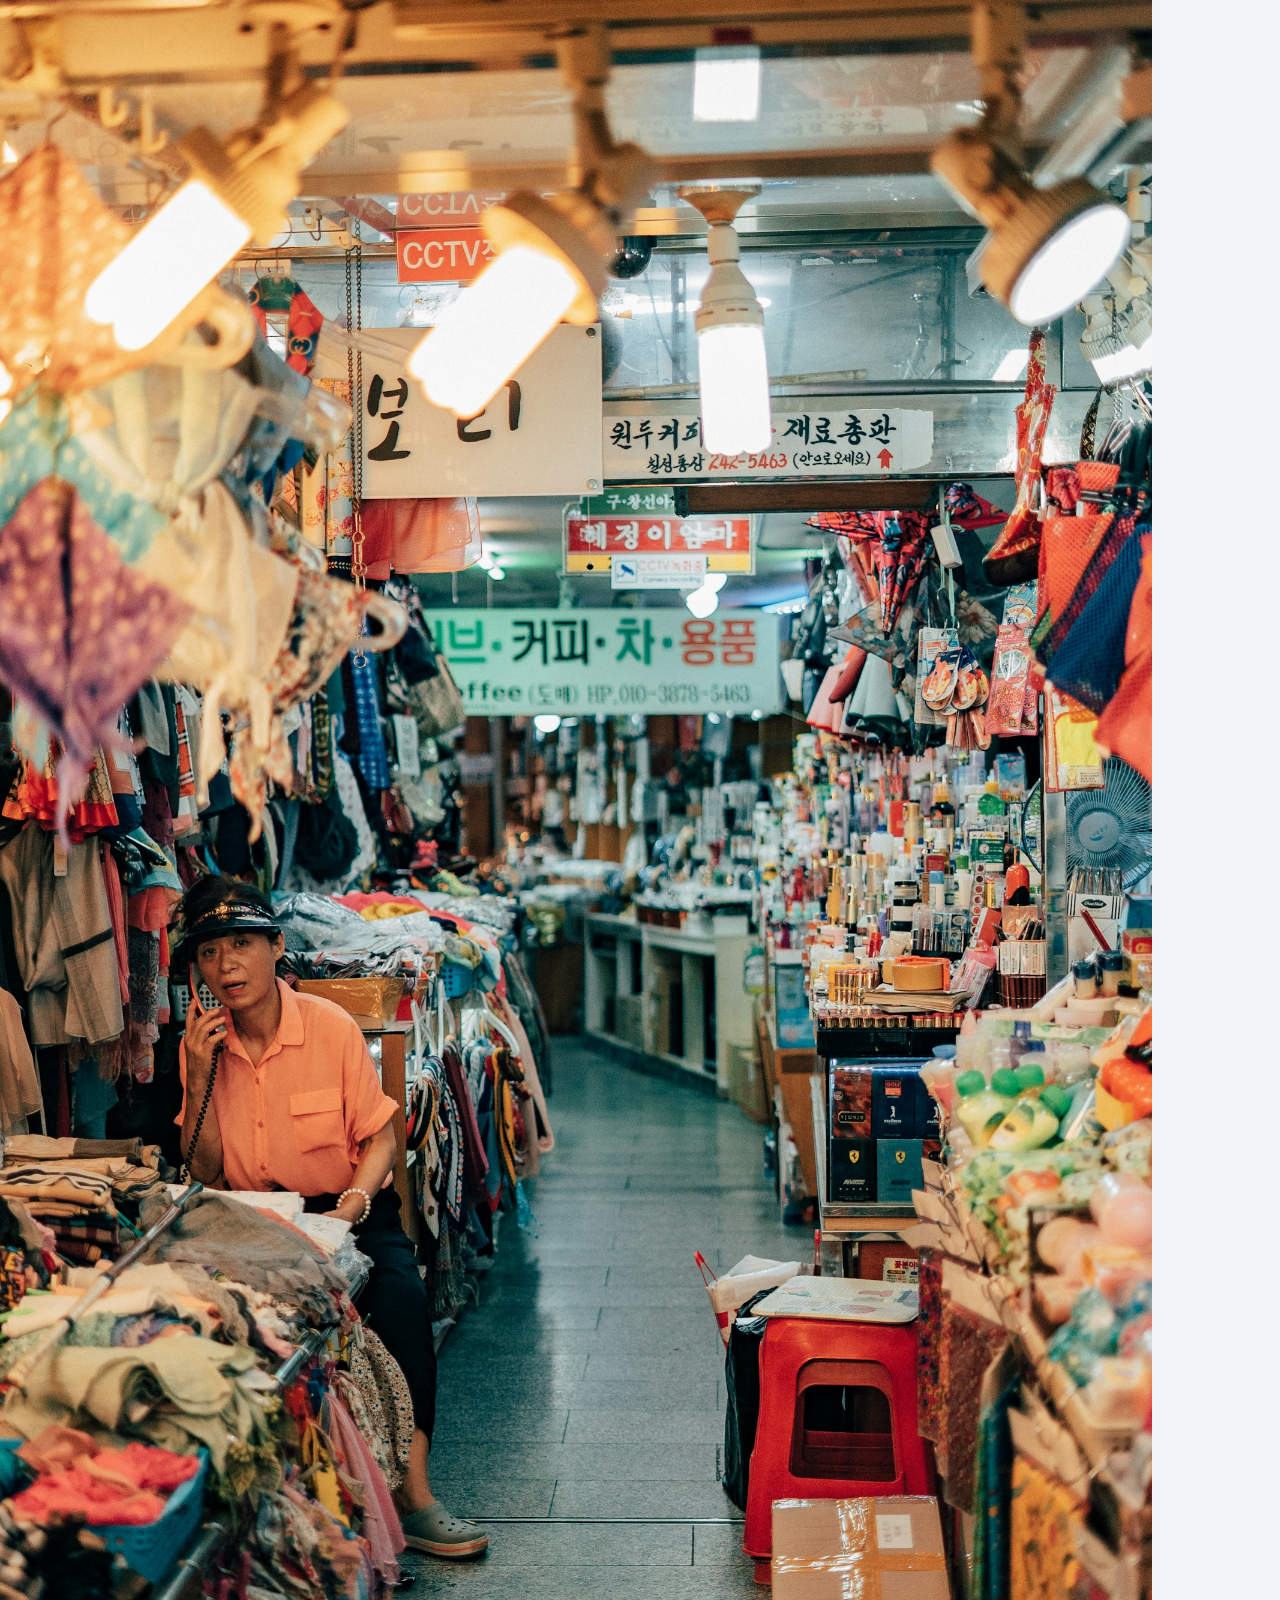
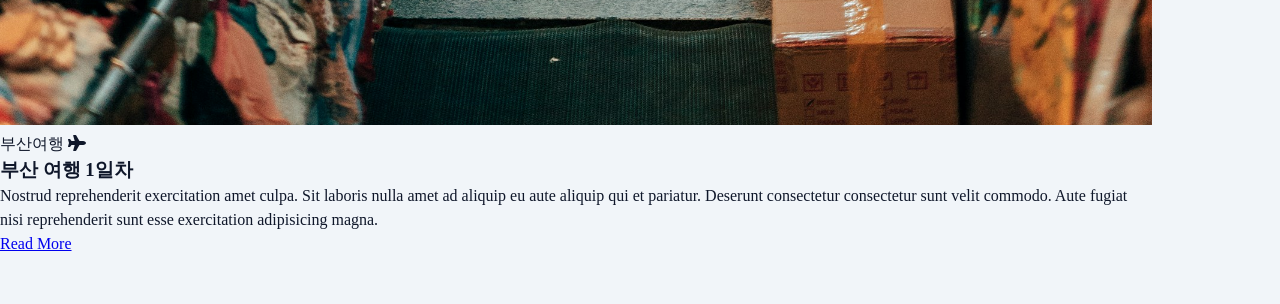
<file: 01_card/index.html>
<!DOCTYPE html>
<html lang="en">

<head>
    <meta charset="UTF-8">
    <meta name="viewport" content="width=device-width, initial-scale=1.0">
    <!-- font awesome 로드 -->
    <link rel="stylesheet" href="https://cdnjs.cloudflare.com/ajax/libs/font-awesome/6.5.2/css/all.min.css"
        integrity="sha512-SnH5WK+bZxgPHs44uWIX+LLJAJ9/2PkPKZ5QiAj6Ta86w+fsb2TkcmfRyVX3pBnMFcV7oQPJkl9QevSCWr3W6A=="
        crossorigin="anonymous" referrerpolicy="no-referrer">
    <!-- css 파일 로드 -->
    <link rel="stylesheet" href="./statics/css/sytle.css">
    <title>Card Blog</title>
</head>

<body>
    <div class="card-blog">
        <!-- 이미지 -->
        <img src="./statics/img/busan01.jpg" alt="부산 시장 사진" class="card-blog-img">
        <!-- 본문 -->
        <div class="card-blog-content">
            <p>부산여행 <i class="fa-solid fa-plane"></i></p>
            <h3>부산 여행 1일차</h3>
            <p>Nostrud reprehenderit exercitation amet culpa. Sit laboris nulla amet ad aliquip eu aute aliquip qui et
                pariatur. Deserunt consectetur consectetur sunt velit commodo. Aute fugiat nisi reprehenderit sunt esse
                exercitation adipisicing magna.</p>
            <a href="#">Read More</a>
        </div>
    </div>
    <br>
    <br>
</body>

</html>
</file>
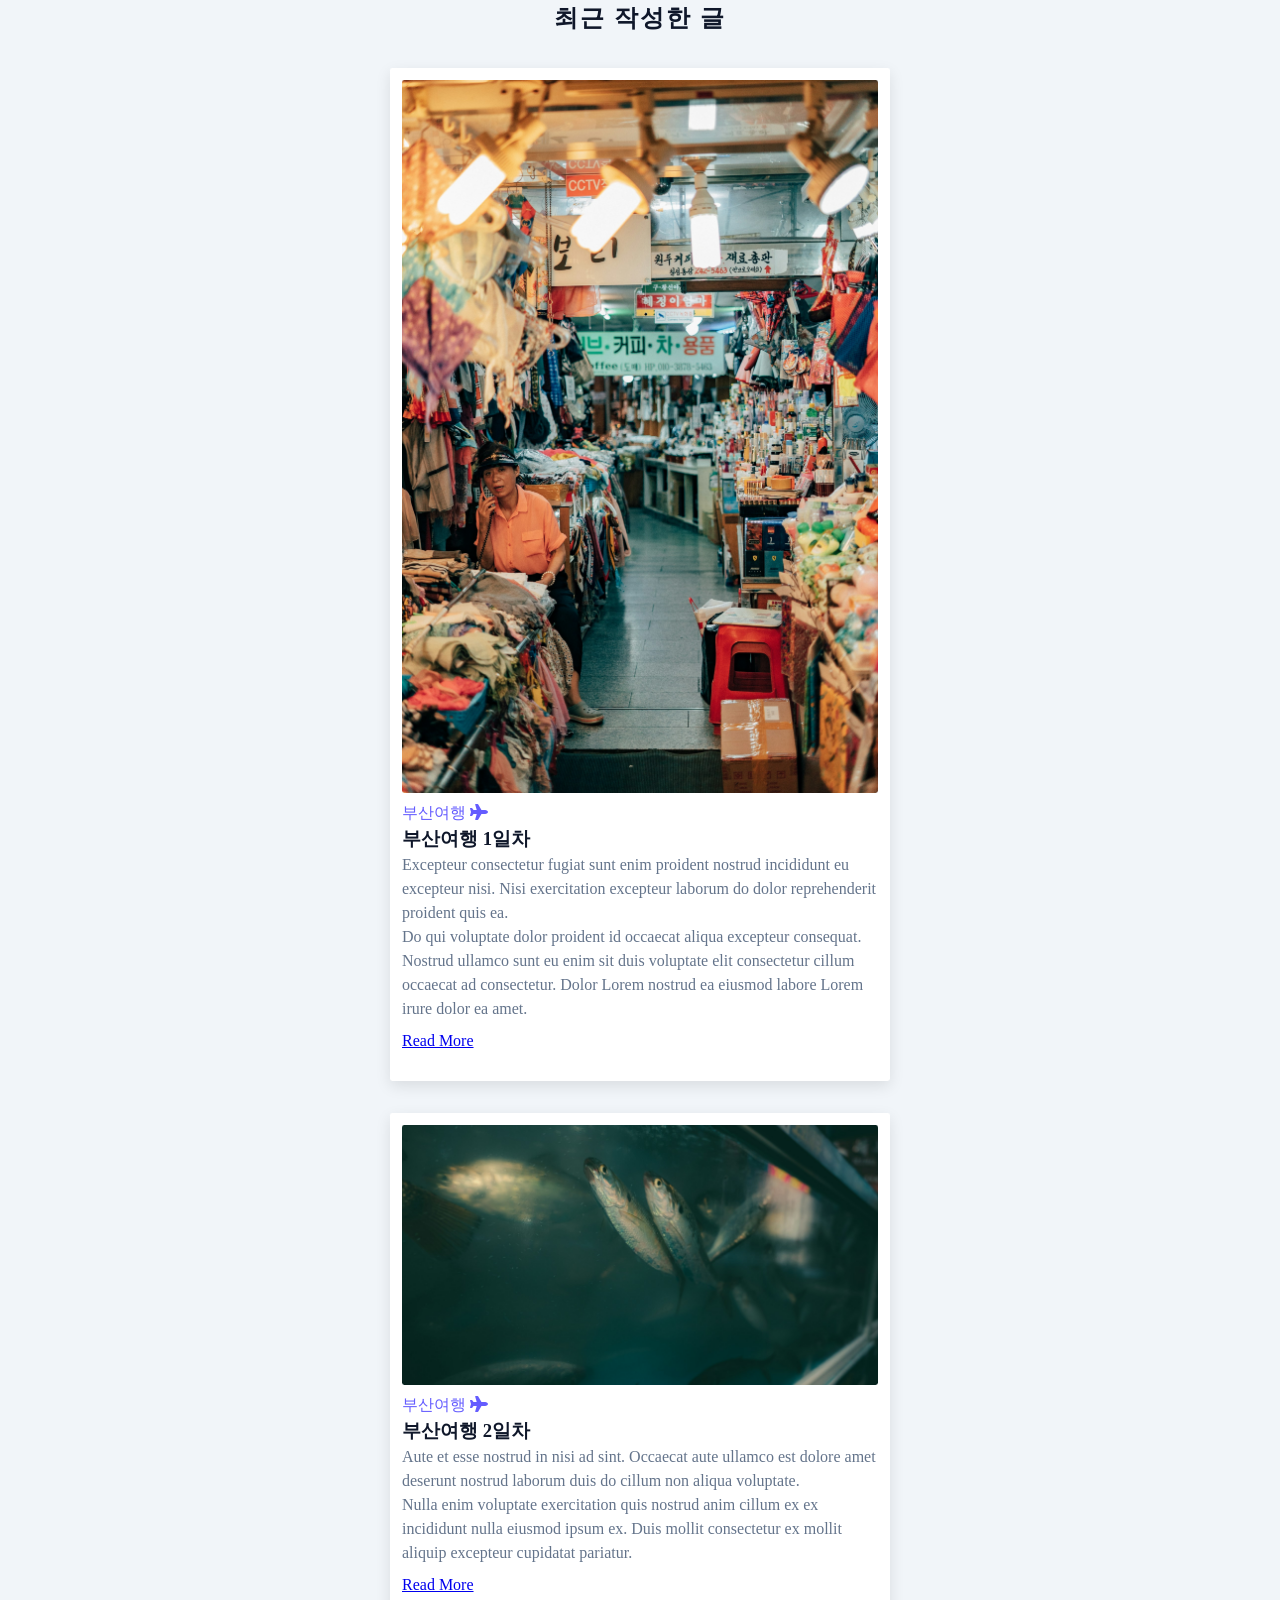
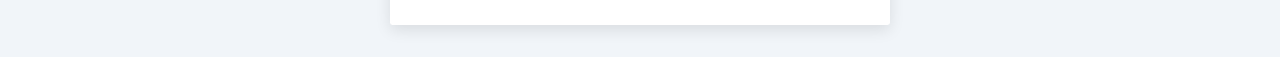
<file: 01_card_prac/index.html>
<!DOCTYPE html>
<html lang="en">

<head>
    <meta charset="UTF-8">
    <meta name="viewport" content="width=device-width, initial-scale=1.0">

    <link rel="stylesheet" href="https://cdnjs.cloudflare.com/ajax/libs/font-awesome/6.5.2/css/all.min.css"
        integrity="sha512-SnH5WK+bZxgPHs44uWIX+LLJAJ9/2PkPKZ5QiAj6Ta86w+fsb2TkcmfRyVX3pBnMFcV7oQPJkl9QevSCWr3W6A=="
        crossorigin="anonymous" referrerpolicy="no-referrer">

    <link rel="stylesheet" href="./statics/css/style.css">
    <title>Card Blog</title>
</head>

<body>
    <section class="blogs">
        <div class="section-title">
            <h2>최근 작성한 글</h2>
        </div>
        <div class="section-content">
            <article class="blog">
                <img class="blog-img" src="./statics/img/busan01.jpg" alt="부산 여행 1일차">
                <div class="blog-content">
                    <span>부산여행 <i class="fa fa-plane"></i></span>
                    <h3>부산여행 1일차</h3>
                    <p>Excepteur consectetur fugiat sunt enim proident nostrud incididunt eu excepteur nisi. Nisi
                        exercitation excepteur laborum do dolor reprehenderit proident quis ea. <br>Do qui voluptate dolor
                        proident id occaecat aliqua excepteur consequat. <br>Nostrud ullamco sunt eu enim sit duis voluptate
                        elit consectetur cillum occaecat ad consectetur. Dolor Lorem nostrud ea eiusmod labore Lorem
                        irure dolor ea amet.
                    </p>
                    <a href="#">read more</a>

                </div>
            </article>
        </div>
        <div class="section-content">
            <article class="blog">
                <img class="blog-img" src="./statics/img/busan02.jpg" alt="부산 여행 1일차">
                <div class="blog-content">
                    <span>부산여행 <i class="fa fa-plane"></i></span>
                    <h3>부산여행 2일차</h3>
                    <p>Aute et esse nostrud in nisi ad sint. Occaecat aute ullamco est dolore amet deserunt nostrud
                        laborum duis do cillum non aliqua voluptate. <br>Nulla enim voluptate exercitation quis nostrud anim
                        cillum ex ex incididunt nulla eiusmod ipsum ex. Duis mollit consectetur ex mollit aliquip
                        excepteur cupidatat pariatur.
                    </p>
                    <a href="#">read more</a>

                </div>
            </article>
        </div>
    </section>
</body>

</html>
</file>
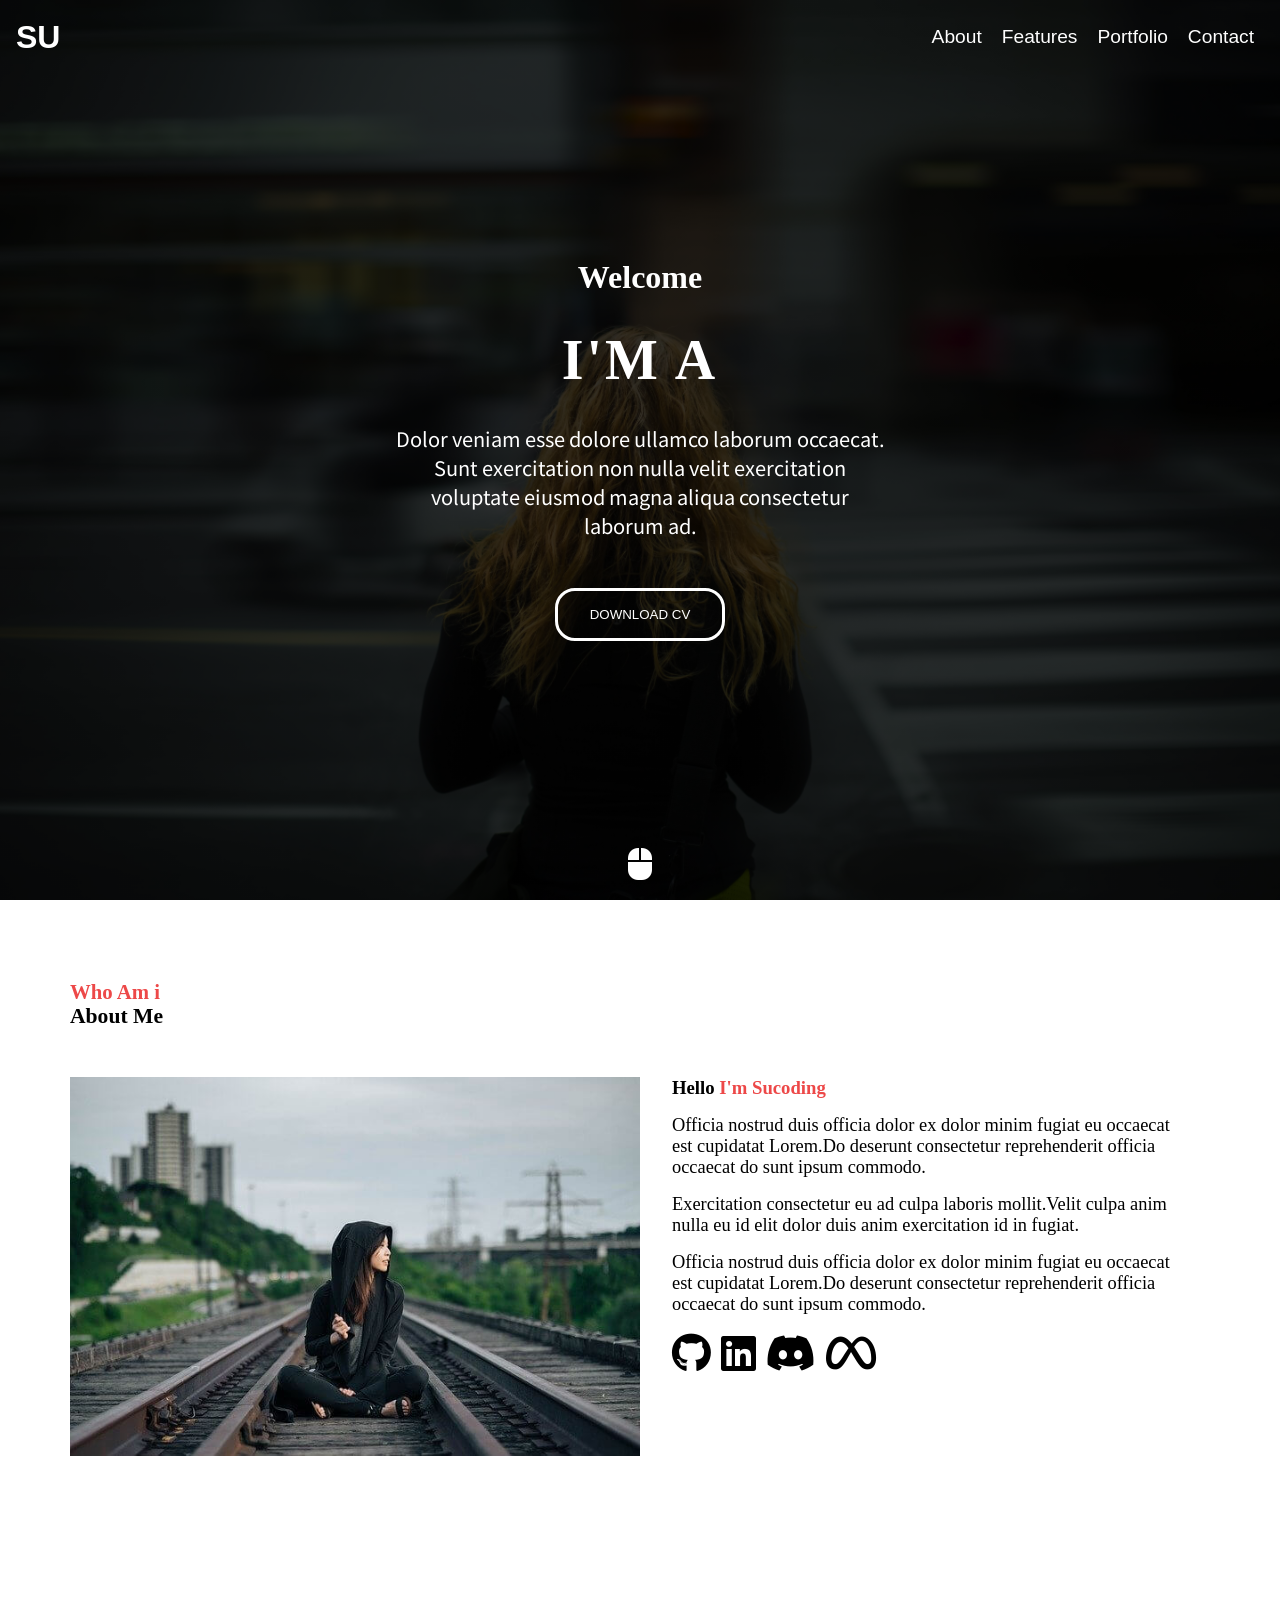
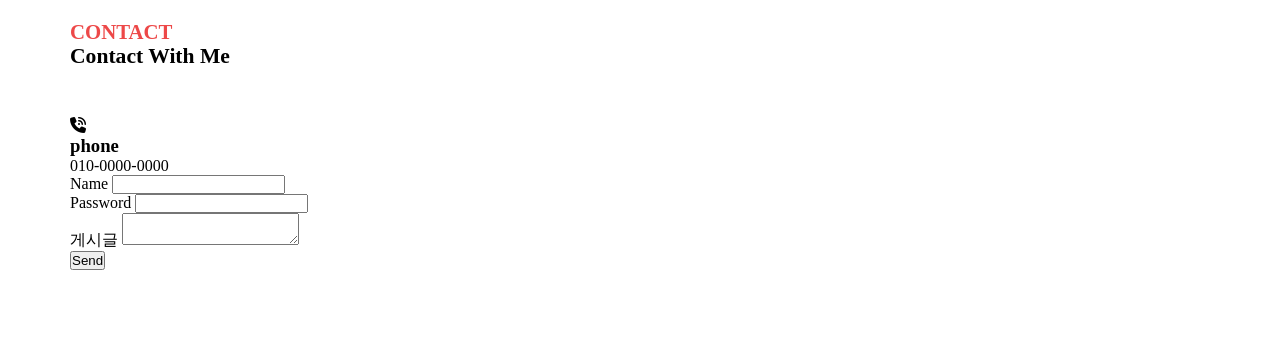
<file: 02_about_me/index.html>
<!DOCTYPE html>
<html lang="en">

<head>
    <meta charset="UTF-8">
    <!-- width를 장치(브라우저)의 가로폭에 맞추고 픽셀 스케일을 1.0으로 초기화 -->
    <meta name="viewport" content="width=device-width, initial-scale=1.0">
    <link rel="stylesheet" href="./statics/css/style.css">
    <link rel="stylesheet" href="https://cdnjs.cloudflare.com/ajax/libs/font-awesome/6.5.2/css/all.min.css"
        integrity="sha512-SnH5WK+bZxgPHs44uWIX+LLJAJ9/2PkPKZ5QiAj6Ta86w+fsb2TkcmfRyVX3pBnMFcV7oQPJkl9QevSCWr3W6A=="
        crossorigin="anonymous" referrerpolicy="no-referrer" />
    <link rel="stylesheet" href="https://cdnjs.cloudflare.com/ajax/libs/font-awesome/6.5.2/css/all.min.css"
        integrity="sha512-SnH5WK+bZxgPHs44uWIX+LLJAJ9/2PkPKZ5QiAj6Ta86w+fsb2TkcmfRyVX3pBnMFcV7oQPJkl9QevSCWr3W6A=="
        crossorigin="anonymous" referrerpolicy="no-referrer" />
    <title>About Me</title>
</head>

<body>
    <header>
        <div class="container">
            <h1>
                <button>
                    SU
                </button>
            </h1>
            <nav>
                <ul>
                    <li>
                        <button>
                            About
                        </button>
                    </li>
                    <li>
                        <button>
                            Features
                        </button>

                    </li>
                    <li>
                        <button>
                            Portfolio
                        </button>

                    </li>
                    <li>
                        <button>
                            Contact
                        </button>

                    </li>
                </ul>
            </nav>
        </div>
    </header>
    <!-- HEADER의 끝 -->
    <main>
        <div class="container">
            <h4>Welcome</h4>
            <h2>I'M A</h2>
            <p> Dolor veniam esse dolore ullamco laborum occaecat.
                Sunt exercitation non nulla velit exercitation voluptate eiusmod magna aliqua consectetur laborum ad.
            </p>
            <button class="download">
                DOWNLOAD CV
            </button>
            <button class="mouse">
                <i class="fa-solid fa-computer-mouse"></i>
            </button>

        </div>
    </main>
    <!-- main의 끝 -->

    <!-- header, nav, main 사용끝 -->
    <!-- 남은건 section과 article -->
    <section>
        <div class="container">
            <div class="title">
                <h4>Who Am i</h4>
                <h2>About Me</h2>
            </div>
            <div class="about-self">
                <div class="left">
                    <img src="./statics/img/me_alone.jpg" alt="">
                </div>
                <div class="right">
                    <h3>Hello <strong>I'm Sucoding</strong></h3>
                    <p>
                        Officia nostrud duis officia dolor ex dolor minim fugiat eu occaecat est cupidatat Lorem.Do
                        deserunt consectetur reprehenderit officia occaecat do sunt ipsum commodo.
                    </p>
                    <p>
                        Exercitation consectetur eu ad culpa laboris mollit.Velit culpa anim nulla eu id elit dolor duis
                        anim exercitation id in fugiat.
                    </p>
                    <p>
                        Officia nostrud duis officia dolor ex dolor minim fugiat eu occaecat est cupidatat Lorem.Do
                        deserunt consectetur reprehenderit officia occaecat do sunt ipsum commodo.
                    </p>
                    <div class="social">
                        <a href="#">
                            <i class="fa-brands fa-github"></i>
                        </a>
                        <a href="#">
                            <i class="fa-brands fa-linkedin"></i>
                        </a>
                        <a href="#">
                            <i class="fa-brands fa-discord"></i>
                        </a>
                        <a href="#">
                            <i class="fa-brands fa-meta"></i>
                        </a>
                    </div>
                </div>

            </div>
        </div>
    </section>

    <section>
        <div class="container">
            <div class="contact">
                <div class="title">
                    <h4>CONTACT</h4>
                    <h2>Contact With Me</h2>
                </div>
                <div class="contact-me">
                    <div class="left">
                        <div class="card">
                            <div class="icon">
                                <i class="fa-solid fa-phone-volume"></i>
                            </div>
                        </div>
                        <div class="info-text">
                            <h3>phone</h3>
                            <p>010-0000-0000</p>
                        </div>
                    </div>
                    <div class="right">
                        <form action="#" method="post">
                            <div class="form-group">
                                <label for="name">Name</label>
                                <input type="text">
                            </div>
                            <div class="form-group">
                                <label for="Password">Password</label>
                                <input type="password">
                            </div>
                            <div class="form-group">
                                <label for="board">게시글</label>
                                <textarea></textarea>
                            </div>
                            <button type="submit">Send</button>
                        </form>
                    </div>
                </div>
            </div>
        </div>

    </section>
</body>

</html>
</file>
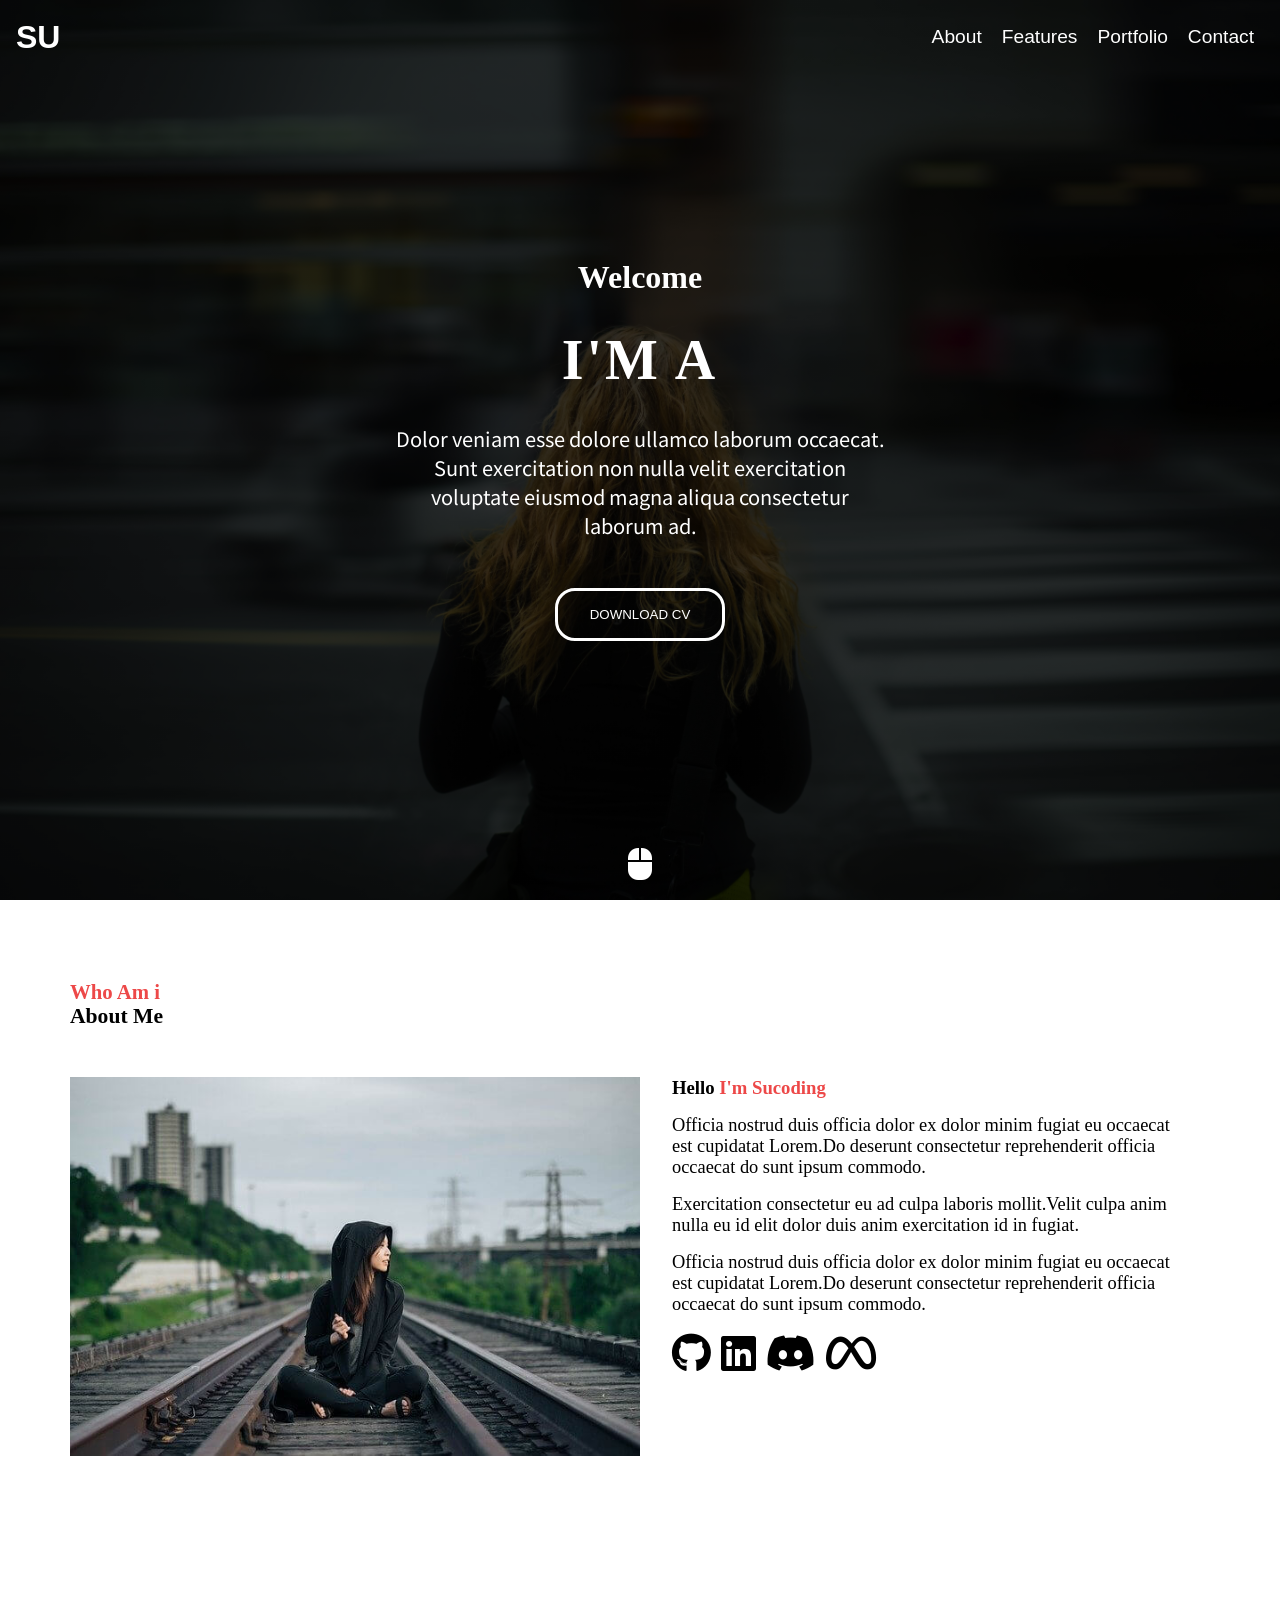
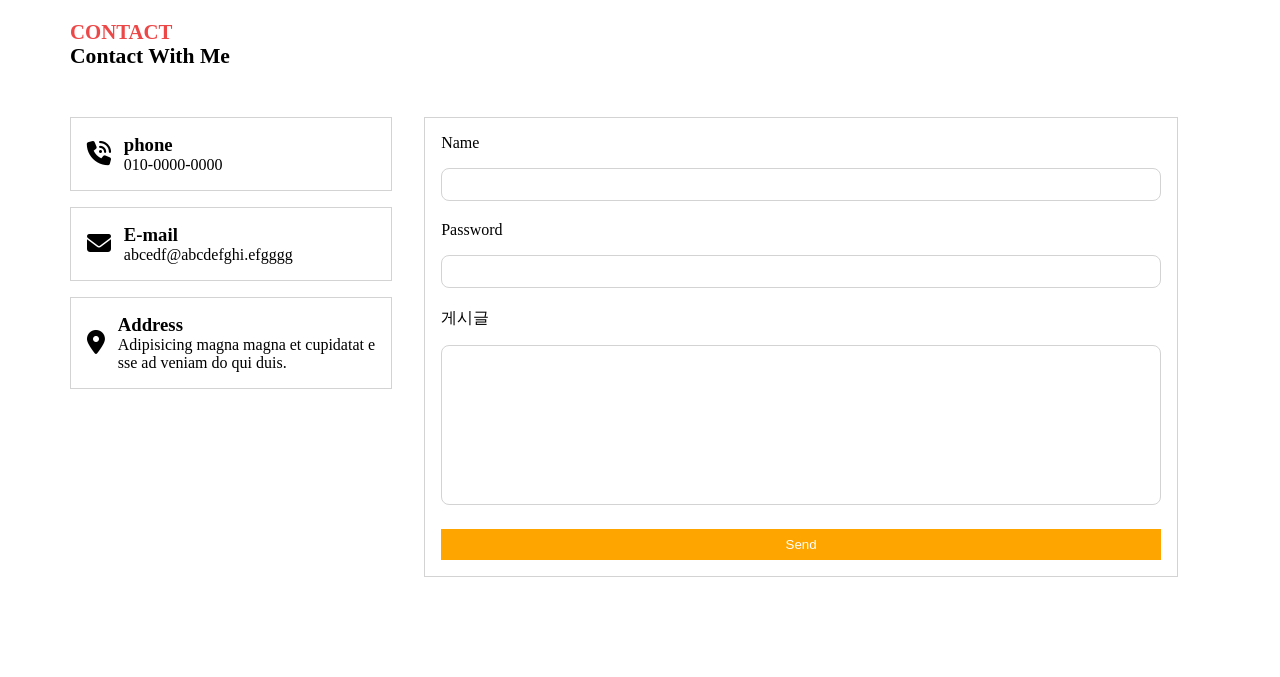
<file: 02_about_me_self/index.html>
<!DOCTYPE html>
<html lang="en">

<head>
    <meta charset="UTF-8">
    <!-- width를 장치(브라우저)의 가로폭에 맞추고 픽셀 스케일을 1.0으로 초기화 -->
    <meta name="viewport" content="width=device-width, initial-scale=1.0">
    <link rel="stylesheet" href="./statics/css/style.css">
    <link rel="stylesheet" href="https://cdnjs.cloudflare.com/ajax/libs/font-awesome/6.5.2/css/all.min.css"
        integrity="sha512-SnH5WK+bZxgPHs44uWIX+LLJAJ9/2PkPKZ5QiAj6Ta86w+fsb2TkcmfRyVX3pBnMFcV7oQPJkl9QevSCWr3W6A=="
        crossorigin="anonymous" referrerpolicy="no-referrer" />
    <link rel="stylesheet" href="https://cdnjs.cloudflare.com/ajax/libs/font-awesome/6.5.2/css/all.min.css"
        integrity="sha512-SnH5WK+bZxgPHs44uWIX+LLJAJ9/2PkPKZ5QiAj6Ta86w+fsb2TkcmfRyVX3pBnMFcV7oQPJkl9QevSCWr3W6A=="
        crossorigin="anonymous" referrerpolicy="no-referrer" />
    <title>About Me</title>
</head>

<body>
    <header>
        <div class="container">
            <h1>
                <button>
                    SU
                </button>
            </h1>
            <nav>
                <ul>
                    <li>
                        <button>
                            About
                        </button>
                    </li>
                    <li>
                        <button>
                            Features
                        </button>

                    </li>
                    <li>
                        <button>
                            Portfolio
                        </button>

                    </li>
                    <li>
                        <button>
                            Contact
                        </button>

                    </li>
                </ul>
            </nav>
        </div>
    </header>
    <!-- HEADER의 끝 -->
    <main>
        <div class="container">
            <h4>Welcome</h4>
            <h2>I'M A</h2>
            <p> Dolor veniam esse dolore ullamco laborum occaecat.
                Sunt exercitation non nulla velit exercitation voluptate eiusmod magna aliqua consectetur laborum ad.
            </p>
            <button class="download">
                DOWNLOAD CV
            </button>
            <button class="mouse">
                <i class="fa-solid fa-computer-mouse"></i>
            </button>

        </div>
    </main>
    <!-- main의 끝 -->

    <!-- header, nav, main 사용끝 -->
    <!-- 남은건 section과 article -->
    <section>
        <div class="container">
            <div class="title">
                <h4>Who Am i</h4>
                <h2>About Me</h2>
            </div>
            <div class="about-self">
                <div class="left">
                    <img src="./statics/img/me_alone.jpg" alt="">
                </div>
                <div class="right">
                    <h3>Hello <strong>I'm Sucoding</strong></h3>
                    <p>
                        Officia nostrud duis officia dolor ex dolor minim fugiat eu occaecat est cupidatat Lorem.Do
                        deserunt consectetur reprehenderit officia occaecat do sunt ipsum commodo.
                    </p>
                    <p>
                        Exercitation consectetur eu ad culpa laboris mollit.Velit culpa anim nulla eu id elit dolor duis
                        anim exercitation id in fugiat.
                    </p>
                    <p>
                        Officia nostrud duis officia dolor ex dolor minim fugiat eu occaecat est cupidatat Lorem.Do
                        deserunt consectetur reprehenderit officia occaecat do sunt ipsum commodo.
                    </p>
                    <div class="social">
                        <a href="#">
                            <i class="fa-brands fa-github"></i>
                        </a>
                        <a href="#">
                            <i class="fa-brands fa-linkedin"></i>
                        </a>
                        <a href="#">
                            <i class="fa-brands fa-discord"></i>
                        </a>
                        <a href="#">
                            <i class="fa-brands fa-meta"></i>
                        </a>
                    </div>
                </div>

            </div>
        </div>
    </section>

    <section>
        <div class="container">
            <div class="contact">
                <div class="title">
                    <h4>CONTACT</h4>
                    <h2>Contact With Me</h2>
                </div>
                <div class="contact-me">
                    <div class="left">
                        <div class="card1">
                            <div class="icon">
                                <i class="fa-solid fa-phone-volume"></i>
                            </div>
                            <div class="info-text">
                                <h3>phone</h3>
                                <p>010-0000-0000</p>
                            </div>
                        </div>
                        <div class="card2">
                            <div class="icon">
                                <i class="fa-solid fa-envelope"></i>
                            </div>
                            <div class="info-text">
                                <h3>E-mail</h3>
                                <p>abcedf@abcdefghi.efgggg</p>
                            </div>
                        </div>
                        <div class="card3">
                            <div class="icon">
                                <i class="fa-solid fa-location-dot"></i>
                            </div>
                            <div class="info-text">
                                <h3>Address</h3>
                                <p>Adipisicing magna magna et cupidatat esse ad veniam do qui duis.
                                </p>
                            </div>
                        </div>
                    </div>
                    <div class="right">
                        <form action="#" method="post">
                            <div class="form-group">
                                <label for="name">Name</label>
                                <input type="text" class="name-text">
                            </div>
                            <div class="form-group">
                                <label for="Password">Password</label>
                                <input type="password" class="password-text">
                            </div>
                            <div class="form-group">
                                <label for="board">게시글</label>
                                <textarea class="textarea"></textarea>
                            </div>
                            <button type="submit" class="send">Send</button>
                        </form>
                    </div>
                </div>
            </div>
        </div>
        </div>

    </section>
</body>

</html>
</file>
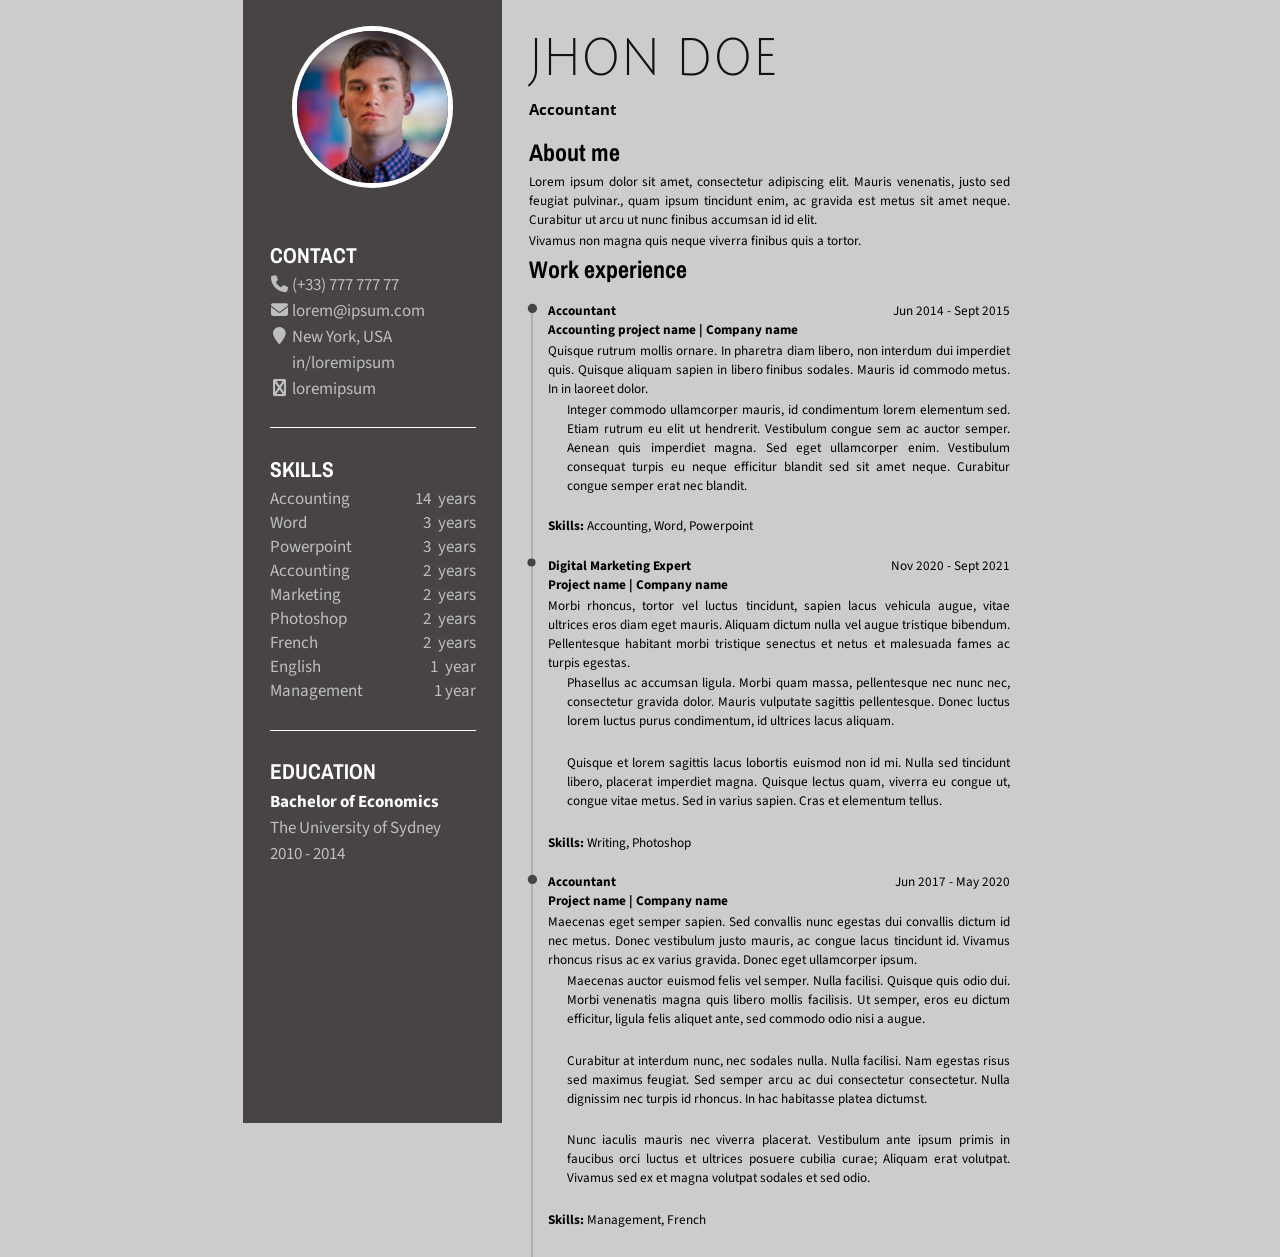
<file: Resume/index.html>
<!DOCTYPE html>
<html>

<head>
    <link rel="stylesheet" href="https://cdnjs.cloudflare.com/ajax/libs/font-awesome/6.5.2/css/all.min.css"
        integrity="sha512-SnH5WK+bZxgPHs44uWIX+LLJAJ9/2PkPKZ5QiAj6Ta86w+fsb2TkcmfRyVX3pBnMFcV7oQPJkl9QevSCWr3W6A=="
        crossorigin="anonymous" referrerpolicy="no-referrer" />
    <link rel="stylesheet" href="index.css">
</head>

<body>
    <div class="container">
        <div class="leftPanel">
            <img src="avatar.png" />
            <div class="details">
                <div class="item bottomLineSeparator">
                    <h2>
                        CONTACT
                    </h2>
                    <div class="smallText">
                        <p>
                            <i class="fa fa-phone contactIcon" aria-hidden="true"></i>
                            (+33) 777 777 77
                        </p>
                        <p>
                            <i class="fa fa-envelope contactIcon" aria-hidden="true"></i>
                            <a href="mailto:lorem@ipsum.com@gmail.com">
                                lorem@ipsum.com
                            </a>
                        </p>
                        <p>
                            <i class="fa fa-map-marker contactIcon" aria-hidden="true"></i>
                            New York, USA
                        </p>
                        <p>
                            <i class="fa fa-linkedin-square contactIcon" aria-hidden="true"></i>
                            <a href="#">
                                in/loremipsum
                            </a>
                        </p>
                        <p class="lastParagrafNoMarginBottom">
                            <i class="fa fa-skype contactIcon" aria-hidden="true"></i>
                            <a href="#">
                                loremipsum
                            </a>
                        </p>
                    </div>
                </div>
                <div class="item bottomLineSeparator">
                    <h2>
                        SKILLS
                    </h2>
                    <div class="smallText">
                        <div class="skill">
                            <div>
                                <span>Accounting</span>
                            </div>
                            <div class="yearsOfExperience">
                                <span class="alignright">14</span>
                                <span class="alignleft">years</span>
                            </div>
                        </div>

                        <div class="skill">
                            <div>
                                <span>Word</span>
                            </div>
                            <div class="yearsOfExperience">
                                <span class="alignright">3</span>
                                <span class="alignleft">years</span>
                            </div>
                        </div>

                        <div class="skill">
                            <div>
                                <span>Powerpoint</span>
                            </div>
                            <div class="yearsOfExperience">
                                <span class="alignright">3</span>
                                <span class="alignleft">years</span>
                            </div>
                        </div>

                        <div class="skill">
                            <div>
                                <span>Accounting</span>
                            </div>
                            <div class="yearsOfExperience">
                                <span class="alignright">2</span>
                                <span class="alignleft">years</span>
                            </div>
                        </div>

                        <div class="skill">
                            <div>
                                <span>Marketing</span>
                            </div>
                            <div class="yearsOfExperience">
                                <span class="alignright">2</span>
                                <span class="alignleft">years</span>
                            </div>
                        </div>

                        <div class="skill">
                            <div>
                                <span>Photoshop</span>
                            </div>
                            <div class="yearsOfExperience">
                                <span class="alignright">2</span>
                                <span class="alignleft">years</span>
                            </div>
                        </div>

                        <div class="skill">
                            <div>
                                <span>French</span>
                            </div>
                            <div class="yearsOfExperience">
                                <span class="alignright">2</span>
                                <span class="alignleft">years</span>
                            </div>
                        </div>

                        <div class="skill">
                            <div>
                                <span>English</span>
                            </div>
                            <div class="yearsOfExperience">
                                <span class="alignright">1</span>
                                <span class="alignleft">year</span>
                            </div>
                        </div>

                        <div class="skill">
                            <div>
                                <span>Management</span>
                            </div>
                            <div class="yearsOfExperience">
                                <span>1 year</span>
                            </div>
                        </div>

                    </div>
                </div>
                <div class="item">
                    <h2>
                        EDUCATION
                    </h2>
                    <div class="smallText">
                        <p class="bolded white">
                            Bachelor of Economics
                        </p>
                        <p>
                            The University of Sydney
                        </p>
                        <p>
                            2010 - 2014
                        </p>
                    </div>
                </div>
            </div>

        </div>
        <div class="rightPanel">
            <div>
                <h1>
                    Jhon Doe
                </h1>
                <div class="smallText">
                    <h3>
                        Accountant
                    </h3>
                </div>
            </div>
            <div>
                <h2>
                    About me
                </h2>
                <div class="smallText">
                    <p>
                        Lorem ipsum dolor sit amet, consectetur adipiscing elit. Mauris venenatis, justo sed feugiat
                        pulvinar., quam ipsum tincidunt enim, ac gravida est metus sit amet neque. Curabitur ut arcu
                        ut nunc finibus accumsan id id elit.
                    </p>
                    <p>
                        Vivamus non magna quis neque viverra finibus quis a tortor.
                    </p>
                </div>
            </div>
            <div class="workExperience">
                <h2>
                    Work experience
                </h2>
                <ul>
                    <li>
                        <div class="jobPosition">
                            <span class="bolded">
                                Accountant
                            </span>
                            <span>
                                Jun 2014 - Sept 2015
                            </span>
                        </div>
                        <div class="projectName bolded">
                            <span>
                                Accounting project name | Company name
                            </span>
                        </div>
                        <div class="smallText">
                            <p>
                                Quisque rutrum mollis ornare. In pharetra diam libero, non interdum dui imperdiet
                                quis. Quisque aliquam sapien in libero finibus sodales. Mauris id commodo metus. In
                                in laoreet dolor.
                            </p>
                            <ul>
                                <li>
                                    Integer commodo ullamcorper mauris, id condimentum lorem elementum sed. Etiam
                                    rutrum eu elit ut hendrerit. Vestibulum congue sem ac auctor semper. Aenean quis
                                    imperdiet magna. Sed eget ullamcorper enim. Vestibulum consequat turpis eu neque
                                    efficitur blandit sed sit amet neque. Curabitur congue semper erat nec blandit.
                                </li>
                            </ul>
                            <p>
                                <span class="bolded">Skills: </span>Accounting, Word, Powerpoint
                            </p>
                        </div>
                    </li>


                    <li>
                        <div class="jobPosition">
                            <span class="bolded">
                                Digital Marketing Expert
                            </span>
                            <span>
                                Nov 2020 - Sept 2021
                            </span>
                        </div>
                        <div class="projectName bolded">
                            <span>
                                Project name | Company name
                            </span>
                        </div>
                        <div class="smallText">
                            <p>
                                Morbi rhoncus, tortor vel luctus tincidunt, sapien lacus vehicula augue, vitae
                                ultrices eros diam eget mauris. Aliquam dictum nulla vel augue tristique bibendum.
                                Pellentesque habitant morbi tristique senectus et netus et malesuada fames ac turpis
                                egestas.
                            </p>
                            <ul>
                                <li>
                                    <p>
                                        Phasellus ac accumsan ligula. Morbi quam massa, pellentesque nec nunc nec,
                                        consectetur gravida dolor. Mauris vulputate sagittis pellentesque. Donec
                                        luctus lorem luctus purus condimentum, id ultrices lacus aliquam.
                                    </p>
                                </li>
                                <li>
                                    <p>
                                        Quisque et lorem sagittis lacus lobortis euismod non id mi. Nulla sed
                                        tincidunt libero, placerat imperdiet magna. Quisque lectus quam, viverra eu
                                        congue ut, congue vitae metus. Sed in varius sapien. Cras et elementum
                                        tellus.
                                    </p>
                                </li>
                            </ul>
                            <p>
                                <span class="bolded">Skills: </span> Writing, Photoshop
                            </p>
                        </div>
                    </li>

                    <li>
                        <div class="jobPosition">
                            <span class="bolded">
                                Accountant
                            </span>
                            <span>
                                Jun 2017 - May 2020
                            </span>
                        </div>
                        <div class="projectName bolded">
                            <span>
                                Project name | Company name
                            </span>
                        </div>
                        <div class="smallText">
                            <p>
                                Maecenas eget semper sapien. Sed convallis nunc egestas dui convallis dictum id nec
                                metus. Donec vestibulum justo mauris, ac congue lacus tincidunt id. Vivamus rhoncus
                                risus ac ex varius gravida. Donec eget ullamcorper ipsum.
                            </p>

                            <ul>
                                <li>
                                    <p>
                                        Maecenas auctor euismod felis vel semper. Nulla facilisi. Quisque quis odio
                                        dui. Morbi venenatis magna quis libero mollis facilisis. Ut semper, eros eu
                                        dictum efficitur, ligula felis aliquet ante, sed commodo odio nisi a augue.
                                    </p>
                                </li>
                                <li>
                                    <p>
                                        Curabitur at interdum nunc, nec sodales nulla. Nulla facilisi. Nam egestas
                                        risus sed maximus feugiat. Sed semper arcu ac dui consectetur consectetur.
                                        Nulla dignissim nec turpis id rhoncus. In hac habitasse platea dictumst.
                                    </p>
                                </li>
                                <li>
                                    <p>
                                        Nunc iaculis mauris nec viverra placerat. Vestibulum ante ipsum primis in
                                        faucibus orci luctus et ultrices posuere cubilia curae; Aliquam erat
                                        volutpat. Vivamus sed ex et magna volutpat sodales et sed odio.
                                    </p>
                                </li>
                            </ul>
                            <p>
                                <span class="bolded">Skills: </span>Management, French
                            </p>
                        </div>
                    </li>
                </ul>
            </div>
        </div>
    </div>
</body>

</html>
</file>
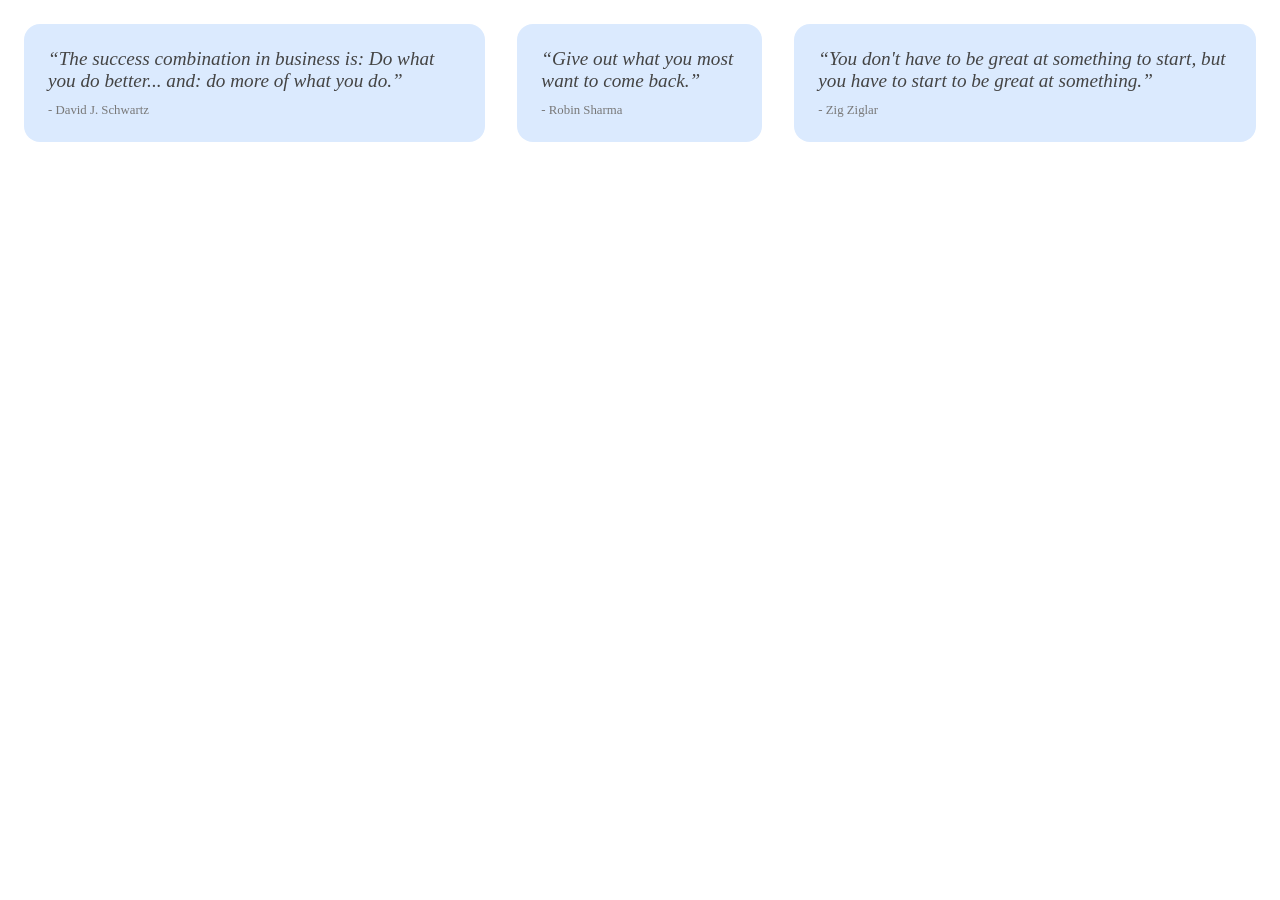
<file: Flex/Example_01a/index.html>
<!DOCTYPE html>
<html lang="en">
  <head>
    <meta charset="UTF-8" />
    <meta name="viewport" content="width=device-width, initial-scale=1.0" />
    <link rel="stylesheet" href="styles.css" />
    <title>Document</title>
  </head>
  <body>
    <div class="container">
      <div class="quote">
        <p>
          “The success combination in business is: Do what you do better... and:
          do more of what you do.”
        </p>
        <span>- David J. Schwartz</span>
      </div>
      <div class="quote">
        <p>“Give out what you most want to come back.”</p>
        <span>- Robin Sharma</span>
      </div>
      <div class="quote">
        <p>
          “You don't have to be great at something to start, but you have to
          start to be great at something.”
        </p>
        <span>- Zig Ziglar</span>
      </div>
    </div>
  </body>
</html>
</file>
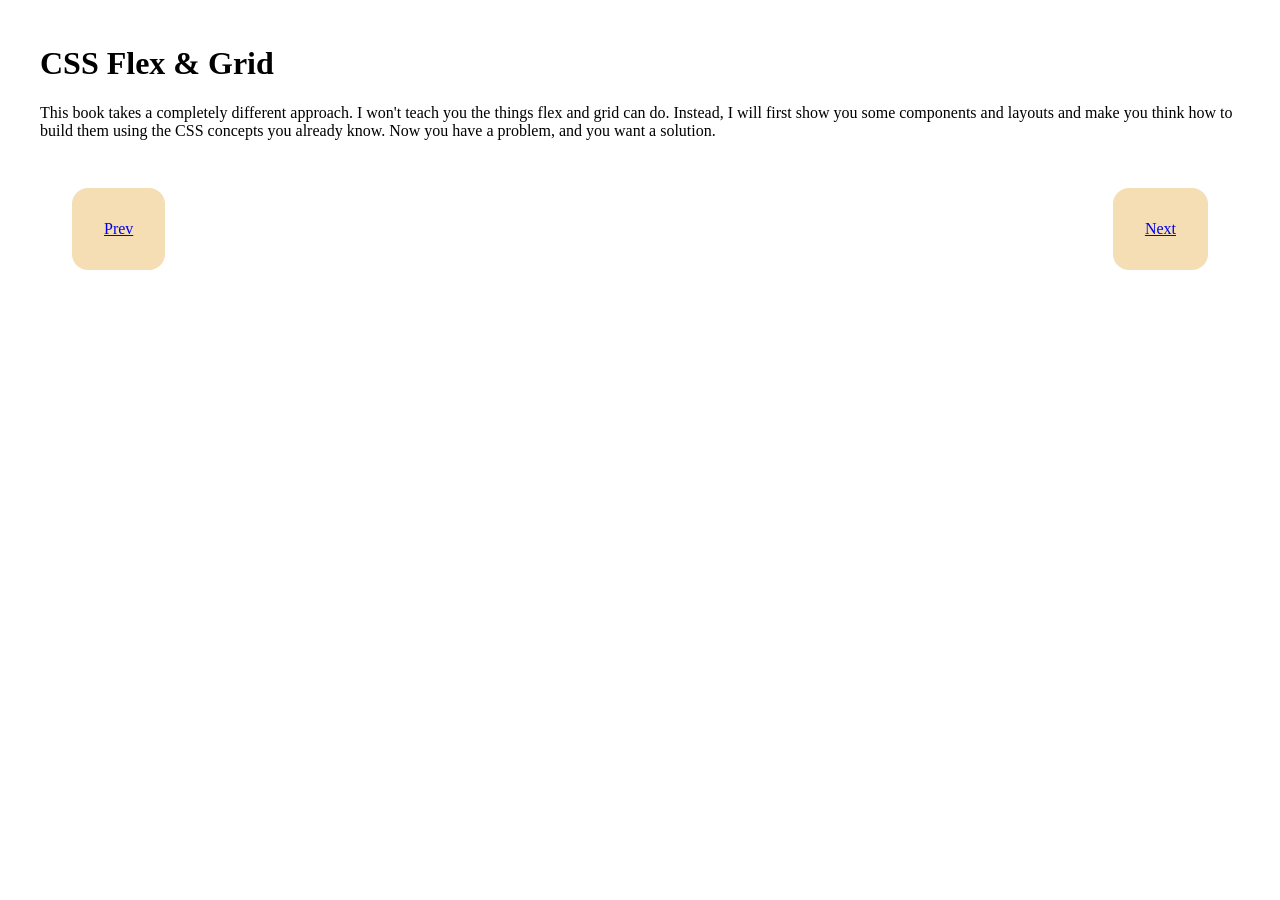
<file: Flex/Example_02b/index.html>
<!DOCTYPE html>
<html lang="en">
  <head>
    <meta charset="UTF-8" />
    <meta name="viewport" content="width=device-width, initial-scale=1.0" />
    <link rel="stylesheet" href="styles.css" />
    <title>Document</title>
  </head>
  <body>
    <div class="card">
      <h1>CSS Flex & Grid</h1>
      <p>
        This book takes a completely different approach. I won't teach you the
        things flex and grid can do. Instead, I will first show you some
        components and layouts and make you think how to build them using the
        CSS concepts you already know. Now you have a problem, and you want a
        solution.
      </p>
      <div class="links">
        <a href="#"> Prev </a>
        <a href="#"> Next </a>
      </div>
    </div>
  </body>
</html>
</file>
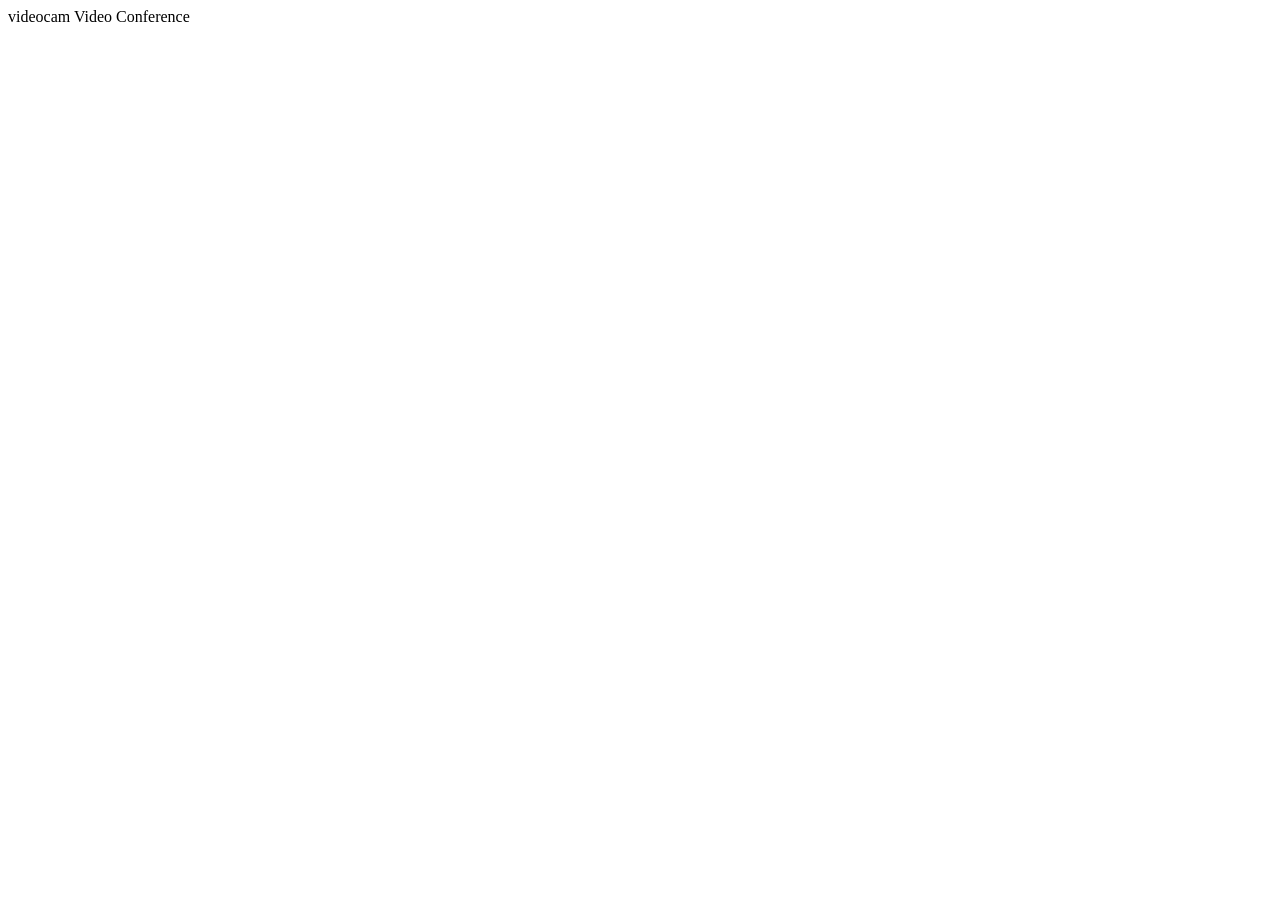
<file: Flex/Example_04a/index.html>
<!DOCTYPE html>
<html lang="en">
  <head>
    <meta charset="UTF-8" />
    <meta name="viewport" content="width=device-width, initial-scale=1.0" />
    <link rel="stylesheet" href="styles.css" />
    <title>Document</title>
  </head>
  <body>
    <div class="icon-wrap flex">
      <span class="icon material-icons">videocam</span>
      <span class="icon-text">Video Conference</span>
    </div>
  </body>
</html>
</file>
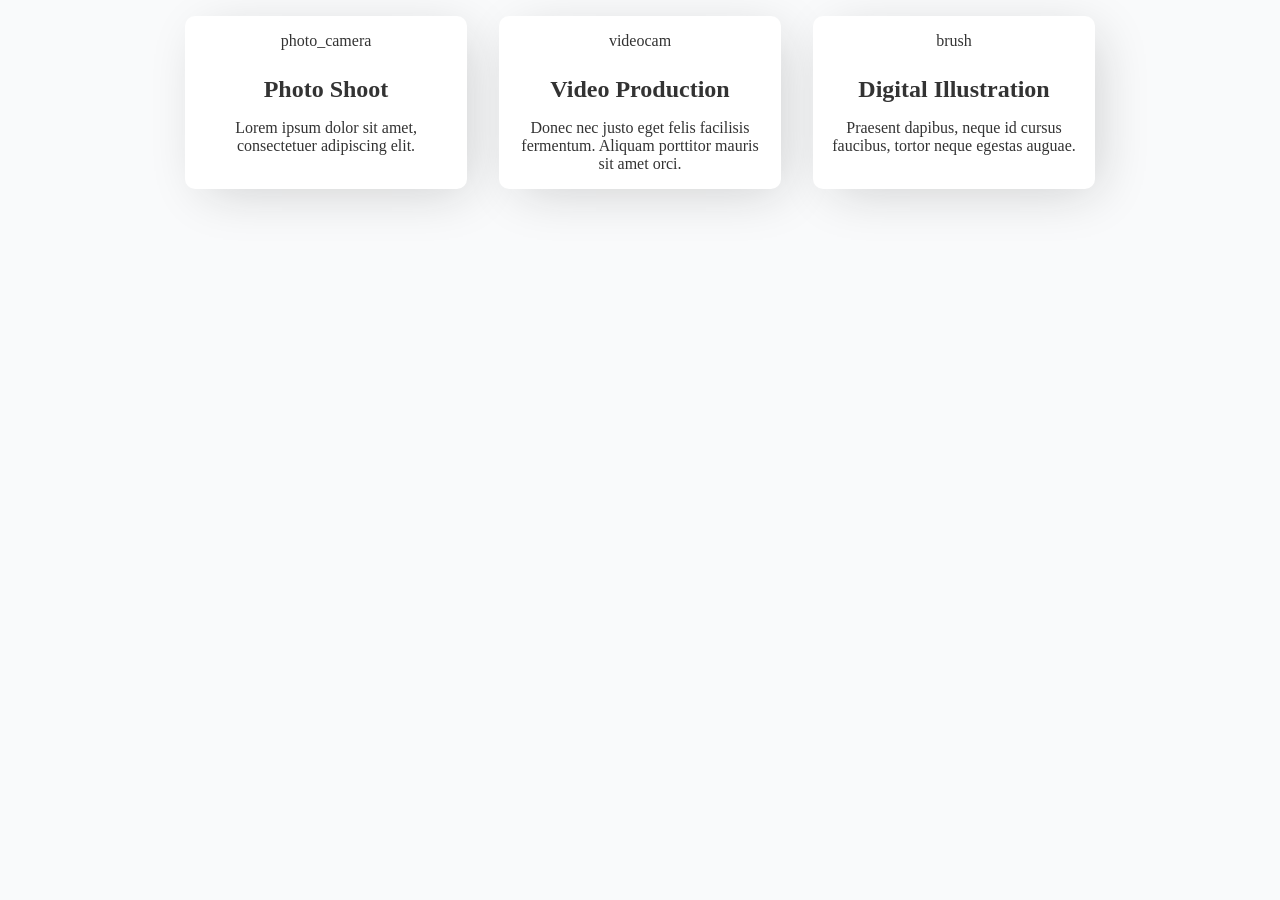
<file: Flex/Example_04c/index.html>
<!DOCTYPE html>
<html lang="en">
  <head>
    <meta charset="UTF-8" />
    <meta name="viewport" content="width=device-width, initial-scale=1.0" />
    <link rel="stylesheet" href="styles.css" />
    <title>Document</title>
  </head>
  <body>
    <div class="container">
      <div class="service">
        <span class="icon material-icons">photo_camera</span>
        <h2>Photo Shoot</h2>
        <p>Lorem ipsum dolor sit amet, consectetuer adipiscing elit.</p>
      </div>
      <div class="service">
        <span class="icon material-icons">videocam</span>
        <h2>Video Production</h2>
        <p>
          Donec nec justo eget felis facilisis fermentum. Aliquam porttitor
          mauris sit amet orci.
        </p>
      </div>
      <div class="service">
        <span class="icon material-icons">brush</span>
        <h2>Digital Illustration</h2>
        <p>
          Praesent dapibus, neque id cursus faucibus, tortor neque egestas
          auguae.
        </p>
      </div>
    </div>
  </body>
</html>
</file>
<file: 01_card/statics/css/sytle.css>
* {
    margin: 0;
    padding: 0;
    box-sizing: border-box;
}
:root{
    --grey-light: #f1f5f9;
    --grey-dark: #0f172a;
}
body{
    line-height: 1.5;
    color: var(--grey-dark);
    background-color: var(--grey-light);
}

.card-blog{
    width: 90vw;
    height: 50%;
}

.card-blog-img{
    width: 100%;
    height: 100%;

}
</file>
<file: 01_card_prac/statics/css/style.css>
* {
    margin: 0;
    padding: 0;
    box-sizing: border-box;
}

:root {
    --primary: #645cff;
    --primary-dark: #3c3799;
    --grey: #64748b;
    --grey-light: #f1f5f9;
    --grey-dark: #0f172a;
    --black: #222;
    --white: #fff;
    --fluid-width: 90vw;
    --max-width: 1170px;
    --letter-spacing: 2px;
    --border-radius: 0.15rem;
    --shadow-light: 0 5px 15px rgba(0, 0, 0, 0.1);
    --shadow-dark: 0 5px 15px rgba(0, 0, 0, 0.2);
    --transition: 0.3s ease-in-out all;
}

body {
    line-height: 1.5;
    background-color: var(--grey-light);
    color: var(--grey-dark);
}

.blogs {
    padding: 5rem 5;
}

.section-title {
    text-align: center;
    text-transform: capitalize;
    letter-spacing: var(--letter-spacing);
    margin-bottom: 2rem;
}

.section-content{
    width: var(--fluid-width);
    max-width: 500px;
    margin:0 auto;
}

.blog {
    background-color: white;
    padding: 0.75rem;
    border-radius: var(--border-radius);
    box-shadow: var(--shadow-light);
    transform: var(--transition);
    margin-bottom: 2rem;
}

.blog:hover{
    box-shadow: var(--shadow-dark);
}

.blog-img{
    width:100%;
    display: block;
    object-fit: cover;
    border-radius: var(--border-radius);
    margin-bottom: 0.5rem;
}

.blog-content{
    padding-bottom: 1rem;

}

.blog-content span{
    color:var(--primary);
    
}

.blog-content h3{
    text-transform: capitalize;
}

.blog-content p {
    color: var(--grey);
    margin-bottom: 0.5rem;
}

.blog-content a {
    text-transform: capitalize;
}
</file>
<file: 02_about_me/statics/css/style.css>
@import url('https://fonts.googleapis.com/css2?family=Noto+Sans+KR:wght@100..900&display=swap');

* {
    margin: 0;
    padding: 0;
    box-sizing: border-box;
}

/* a, a링크 걸렸을때, a링크 클릭했을때 */
/* 하이퍼링크 색 바뀌는것 없애기 */
a,
a:link,
a:visited {
    color: inherit;
    text-decoration: none;

}

/* li 점 없애기 */
li {
    list-style: none;
}

/* 컨테이너라는 전체 공통속성을 뽑아내서 크기를 동시에 조절함 */
.container {
    width: 1140px;
    margin: 0 auto;

}

/* GLOBAL 끝 */

header {
    position: fixed;
    color: white;
    top: 0;
    z-index: 1;
    width: 100%;
    padding: 1rem;
}

header .container {
    display: flex;
    justify-content: space-between;
    align-items: center;
    width: 100%;
}

header nav ul {
    display: flex;
}

header nav ul li {
    padding: 10px;

}

header button {
    background: transparent;
    border: 0;
    cursor: pointer;
    color: white
}

header h1 button {
    font-size: 2rem;
    font-weight: bold;
}

header nav ul li button {
    font-size: 1.2rem;
}

/* HEADER 끝 */

main {
    width: 100%;
    height: 100vh;
    color: white;
    background: linear-gradient(rgba(0, 0, 0, 0.8), rgba(0, 0, 0, 0.8)), url('../img/me.jpg') center center;
    background-size: cover;
    /* 
        선형 그라디언트 색상 적용 - 앞의 값은 위 , 뒤의 값은 아래
        해당 속성 사용 시 뒤쪽에 추가로 붙일 경우 색상 지정 뒤에 콤마(,) 필수
        url을 통해 백그라운드 이미지 적용 후 center center - 가로축의 중앙 세로축의 중앙 
    */
    display: flex;
    justify-content: center;
    align-items: center;
    text-align: center;
    /*  
        justify-content - 컨테이너 축과 컨텐츠 사이의 공간 정렬
        algin-items - 아이템 정렬
        text-algin - 텍스트 정렬 
    */
}

main h4 {
    font-size: 2rem;
}

main h2 {
    font-size: 3.5rem;
    margin: 2rem 0;
    letter-spacing: 3px;
}

main p {
    max-width: 500px;
    margin: 0 auto;
    background-color: transparent;
    font-size: 1.25rem;
    font-family: "Noto Sans KR", sans-serif;
    /* 
        앞의 폰트는 개발자가 적용시킬 폰트,
        뒤의 폰트는 앞의 폰트가 적용안될 경우 대체할 폰트
        띄어쓰기가 아닌 콤마로 구분
    */
}

main button.download {
    background-color: transparent;
    border: 3px solid white;
    color: white;
    border-radius: 20px;
    padding: 1rem 2rem;
    margin-top: 3rem;
    cursor: pointer;
}

main button.mouse {
    background: transparent;
    border: none;
    font-size: 2rem;
    color: white;
    /* 절대좌표계로 고정 */
    position: absolute;
    /* 아래 공간 1rem만큼 점유하도록 설정 */
    bottom: 1rem;
    /* 왼쪽으로부터 50% 설정하여 가운데 정렬 */
    left: 50%;

    transform: translateX(-50%);
    animation: upDown 1s ease-in-out infinite;
    cursor: pointer;
}

/* upDown 애니메이션 설정 */
@keyframes upDown {
    0% {
        bottom: 1rem;
    }

    50% {
        bottom: 1.5rem;
    }

    100% {
        bottom: 1rem;
    }
}

/* main 끝 */

section {
    padding: 5rem 0;
}

/* 렌더링이 다 끝나고 난 이후 작동하는 가상선택자 */
/* float를 사용해서 띄우고 해당 위치를 블록으로 고정시킬때 사용하는 ::after */
/* 현재는 사용하지 않음 */
section .about-self::after {
    content: "";
    display: block;
    clear: both;
}

section .title {
    margin-bottom: 3rem;
}

section .title h4 {
    font-size: 1.3rem;
    color: #ed4848;
    /* position: relative; */
}

section .title h2 {
    font-size: 1.35rem;
}

section .about-self .left {
    width: 50%;
    float: left;
}

section .about-self .left img {
    max-width: 100%;
}

section .about-self .right {
    width: 50%;
    float: left;
    padding: 0 2rem;
}

section .about-self .right h3 strong {
    color: #ed4848
}

section .about-self .right p {
    font-size: 1.15rem;
    margin: 1rem 0;
}

section .about-self .right .social {
    font-size: 2.5rem;
    margin-right: 0.2rem;
}

/* 미디어 쿼리를 통한 PC / Mobile 통합 웹페이지 구현 */
/* 그래픽 자원을 많이 먹기 때문에 주의 */
@media screen and (max-width: 1140px) {
    main .container{
        width: 992px;
    }
    section .container {
        width: 600px;
    }
    section .about-self .left {
        width: 100%;
        margin-bottom: 1.5rem;
    }
    section .about-self .right {
        width: 100%;
    }
}


section.contact .contact-me .right .form-group {
    margin-bottom: 1.25rem;
}
section.contact .contact-me .right .form-group label {
    display: block;
    margin-bottom: 1.25rem;
}
</file>
<file: 02_about_me_self/statics/css/style.css>
@import url('https://fonts.googleapis.com/css2?family=Noto+Sans+KR:wght@100..900&display=swap');

* {
    margin: 0;
    padding: 0;
    box-sizing: border-box;
}

/* a, a링크 걸렸을때, a링크 클릭했을때 */
/* 하이퍼링크 색 바뀌는것 없애기 */
a,
a:link,
a:visited {
    color: inherit;
    text-decoration: none;

}

/* li 점 없애기 */
li {
    list-style: none;
}

/* 컨테이너라는 전체 공통속성을 뽑아내서 크기를 동시에 조절함 */
.container {
    width: 1140px;
    margin: 0 auto;

}

/* GLOBAL 끝 */

header {
    position: fixed;
    color: white;
    top: 0;
    z-index: 1;
    width: 100%;
    padding: 1rem;
}

header .container {
    display: flex;
    justify-content: space-between;
    align-items: center;
    width: 100%;
}

header nav ul {
    display: flex;
}

header nav ul li {
    padding: 10px;

}

header button {
    background: transparent;
    border: 0;
    cursor: pointer;
    color: white
}

header h1 button {
    font-size: 2rem;
    font-weight: bold;
}

header nav ul li button {
    font-size: 1.2rem;
}

/* HEADER 끝 */

main {
    width: 100%;
    height: 100vh;
    color: white;
    background: linear-gradient(rgba(0, 0, 0, 0.8), rgba(0, 0, 0, 0.8)), url('../img/me.jpg') center center;
    background-size: cover;
    /* 
        선형 그라디언트 색상 적용 - 앞의 값은 위 , 뒤의 값은 아래
        해당 속성 사용 시 뒤쪽에 추가로 붙일 경우 색상 지정 뒤에 콤마(,) 필수
        url을 통해 백그라운드 이미지 적용 후 center center - 가로축의 중앙 세로축의 중앙 
    */
    display: flex;
    justify-content: center;
    align-items: center;
    text-align: center;
    /*  
        justify-content - 컨테이너 축과 컨텐츠 사이의 공간 정렬
        algin-items - 아이템 정렬
        text-algin - 텍스트 정렬 
    */
}

main h4 {
    font-size: 2rem;
}

main h2 {
    font-size: 3.5rem;
    margin: 2rem 0;
    letter-spacing: 3px;
}

main p {
    max-width: 500px;
    margin: 0 auto;
    background-color: transparent;
    font-size: 1.25rem;
    font-family: "Noto Sans KR", sans-serif;
    /* 
        앞의 폰트는 개발자가 적용시킬 폰트,
        뒤의 폰트는 앞의 폰트가 적용안될 경우 대체할 폰트
        띄어쓰기가 아닌 콤마로 구분
    */
}

main button.download {
    background-color: transparent;
    border: 3px solid white;
    color: white;
    border-radius: 20px;
    padding: 1rem 2rem;
    margin-top: 3rem;
    cursor: pointer;
}

main button.mouse {
    background: transparent;
    border: none;
    font-size: 2rem;
    color: white;
    /* 절대좌표계로 고정 */
    position: absolute;
    /* 아래 공간 1rem만큼 점유하도록 설정 */
    bottom: 1rem;
    /* 왼쪽으로부터 50% 설정하여 가운데 정렬 */
    left: 50%;

    transform: translateX(-50%);
    animation: upDown 1s ease-in-out infinite;
    cursor: pointer;
}

/* upDown 애니메이션 설정 */
@keyframes upDown {
    0% {
        bottom: 1rem;
    }

    50% {
        bottom: 1.5rem;
    }

    100% {
        bottom: 1rem;
    }
}

/* main 끝 */

section {
    padding: 5rem 0;
}

/* 렌더링이 다 끝나고 난 이후 작동하는 가상선택자 */
/* float를 사용해서 띄우고 해당 위치를 블록으로 고정시킬때 사용하는 ::after */
/* 현재는 사용하지 않음 */
section .about-self::after {
    content: "";
    display: block;
    clear: both;
}

section .title {
    margin-bottom: 3rem;
}

section .title h4 {
    font-size: 1.3rem;
    color: #ed4848;
    /* position: relative; */
}

section .title h2 {
    font-size: 1.35rem;
}

section .about-self .left {
    width: 50%;
    float: left;
}

section .about-self .left img {
    max-width: 100%;
}

section .about-self .right {
    width: 50%;
    float: left;
    padding: 0 2rem;
}

section .about-self .right h3 strong {
    color: #ed4848
}

section .about-self .right p {
    font-size: 1.15rem;
    margin: 1rem 0;
}

section .about-self .right .social {
    font-size: 2.5rem;
    margin-right: 0.2rem;
}

/* About self 끝 */


section .contact-me {
    display: flex;
}

section .contact .left {
    width: 30%;
}

section .contact .right {
    margin: 0 2rem;
    width: 70%;
}

section .contact-me .left .icon{
    font-size: 1.5rem;
    margin-right: 0.8rem;
}

section .contact-me .left .card1, .card2, .card3 {
    display: flex;
    align-items: center;
    padding: 1rem;
    border: 1px solid lightgray ;
    margin-bottom: 1rem;
    word-break: break-all;
}

section .contact .right {
    padding: 1rem;
    border: 1px solid lightgray ;
    margin-bottom: 1.25rem;
}

section .contact .contact-me .right .form-group {
    margin-bottom: 1.25rem;
}

section .contact .contact-me .right .form-group label {
    display: block;
    margin-bottom: 1rem;
}

section .contact .contact-me .right .form-group .name-text, .password-text, .textarea {
    width: 100%;
    padding: 0.5rem;
    border-radius: 0.5rem;
    border: 1px solid lightgray ;
}
section .contact .contact-me .right .form-group .textarea {
    word-break: break-all;
    height: 10rem;
    resize: none;
    
}

section .contact .contact-me .right .send{
    width: 100%;
    padding: 0.5rem;
    border: 0;
    color:white;
    background-color: orange;
}



/* 미디어 쿼리를 통한 PC / Mobile 통합 웹페이지 구현 */
/* 그래픽 자원을 많이 먹기 때문에 주의 */
/* 모든 css가 렌더링 된 후 최종적으로 블록 단위 크기 고정 */
@media screen and (max-width: 1140px) {
    main .container{
        width: 992px;
    }
    section .container {
        width: 600px;
    }
    section .about-self .left {
        width: 100%;
        margin-bottom: 1.5rem;
    }
    section .about-self .right {
        width: 100%;
    }
}
</file>
<file: Resume/index.css>
@import url('https://fonts.googleapis.com/css2?family=Archivo+Narrow:ital,wght@0,400..700;1,400..700&family=Julius+Sans+One&family=Open+Sans:ital,wght@0,300..800;1,300..800&family=Source+Sans+3:ital,wght@0,200..900;1,200..900&display=swap');

h1 {
    font-family: 'Julius Sans One', sans-serif;
}

h2 {
    font-family: 'Archivo Narrow', sans-serif;
}

h3 {
    font-family: 'Open Sans', sans-serif;
}

.jobPosition span,
.projectName span {
    font-family: 'Source Sans 3', sans-serif;
}

.upperCase {
    text-transform: uppercase;
}

.smallText,
.smallText span,
.smallText p,
.smallText a {
    font-family: 'Source Sans 3', sans-serif;
    text-align: justify;
}

h1 {
    color: #111;
}

.leftPanel,
.leftPanel a {
    color: #bebebe;
    text-decoration: none;
}

.leftPanel h2 {
    color: white;
}


h1 {
    font-weight: 300;
    font-size: 1.2cm;
    transform: scale(1, 1.15);
    margin-bottom: 0.2cm;
    margin-top: 0.2cm;
    text-transform: uppercase;
}

h2 {
    margin-top: 0.1cm;
    margin-bottom: 0.1cm;
}

.leftPanel,
.leftPanel a {
    font-size: 0.38cm;
}

.projectName span,
.jobPosition span {
    font-size: 0.35cm;
}

.smallText,
.smallText span,
.smallText p,
.smallText a {
    font-size: 0.35cm;
}

.leftPanel .smallText,
.leftPanel .smallText,
.leftPanel .smallText span,
.leftPanel .smallText p,
.smallText a {
    font-size: 0.45cm;
}

.contactIcon {
    width: 0.5cm;
    text-align: center;
}

p {
    margin-top: 0.05cm;
    margin-bottom: 0.05cm;
}

.bolded {
    font-weight: bold;
}

.white {
    color: white;
}

.workExperience>ul>li::after {
    content: '';
    position: absolute;
    background-image: url("data:image/svg+xml,%3Csvg xmlns='http://www.w3.org/2000/svg' aria-hidden='true' viewBox='0 0 32 32' focusable='false'%3E%3Ccircle stroke='none' fill='%23484444' cx='16' cy='16' r='10'%3E%3C/circle%3E%3C/svg%3E");
    background-repeat: no-repeat;
    background-size: contain;
    left: -0.09cm;
    top: 0;
    width: 0.35cm;
    height: 0.35cm;
}

/* note.md */

/* 여기서부터 작성 */
body {
    background-color: rgb(204, 204, 204);
    width: 21cm;
    height: 29.7cm;
    margin: 0 auto;
}

.container {
    display: flex;
    width: 100%;
    height: 100%;
}

.leftPanel {
    width: 30%;
    background-color: #484444;
    padding: 0.7cm;
    display: flex;
    flex-direction: column;
    align-items: center;
}

.leftPanel img {
    width: 4cm;
    height: 4cm;
    border: 0.15cm solid white;
    border-radius: 50%;
    object-fit: cover;
    margin-bottom: 0.7cm;
}

.leftPanel .details {
    width: 100%;
    display: flex;
    flex-direction: column;
}

.bottomLineSeparator {
    border-bottom: 0.05cm solid white;
}

.skill {
    display: flex;
    justify-content: space-between;
}

.alignleft {
    text-align: left;
    width: 1cm;
}

.alignright {
    text-align: right;
    width: 0.6cm;
    margin-right: 0.1cm;
}



/* Right panel */

.rightPanel {
    width: 70%;
    padding: 0.7cm;
}

.workExperience ul {
    list-style-type: none;
    padding-left: 0;
}

.workExperience ul li {
    position: relative;
    margin: 0;
    padding-bottom: 0.5cm;
    padding-left: 0.5cm;
}

.workExperience>ul>li::before {
    background-color: #b8abab;
    position: absolute;
    width: 0.05cm;
    content: '';
    top: 0.1cm;
    bottom: -0.2cm;
    left: 0.05cm;
}

.jobPosition {
    display:flex;
    justify-content: space-between;
}

.item {
    padding:0.7cm 0;
    padding-bottom: 0.7cm;
    padding-top: 0.7cm;
}

.item h2 {
    margin-top: 0;
}

.lastParagrafNoMarginBottom {
    margin-bottom: 0;
}
</file>
<file: Flex/Example_01a/styles.css>
.container {
    display: flex;
}

.quote p{
    margin: 0 0 0.5rem;
    font-family: serif;
    font-style: italic;
    font-size: 1.2rem;
    color: #444;
}

.quote span{
    font-size:0.8rem;
    color:#787878;
}

.quote{
    margin : 1rem;
    padding : 1.5rem;
    border-radius: 1rem;
    background-color:#DBEAFE;
}
</file>
<file: Flex/Example_02b/styles.css>
.card{
    padding: 1rem 2rem;
    background-color: white;
}

.links {
    display: flex;
    justify-content: space-between;
}

.links a {
    background-color: wheat;
    margin:2rem;
    padding: 2rem;
    border-radius: 1rem;
}
</file>
<file: Flex/Example_04a/styles.css>
// CSS
</file>
<file: Flex/Example_04c/styles.css>
* {
    margin: 0;
    padding: 0;
}

body {
    background-color: #f9fafb;
    color: #333;
    padding:1rem;
}

.container {
    display: flex;
    justify-content: center;
    align-items: stretch;
}

.service {
    background-color: white;
    margin:0 1rem;
    padding: 1rem;
    max-width: 250px;
    border-radius: 10px;
    box-shadow: 10px 10px 50px -10px rgba(23, 23, 23, 0.2);
    text-align: center;   
}

.service h2 {
    margin-top:1.6rem;
}

.service p {
    margin-top: 1rem;
}
</file>
